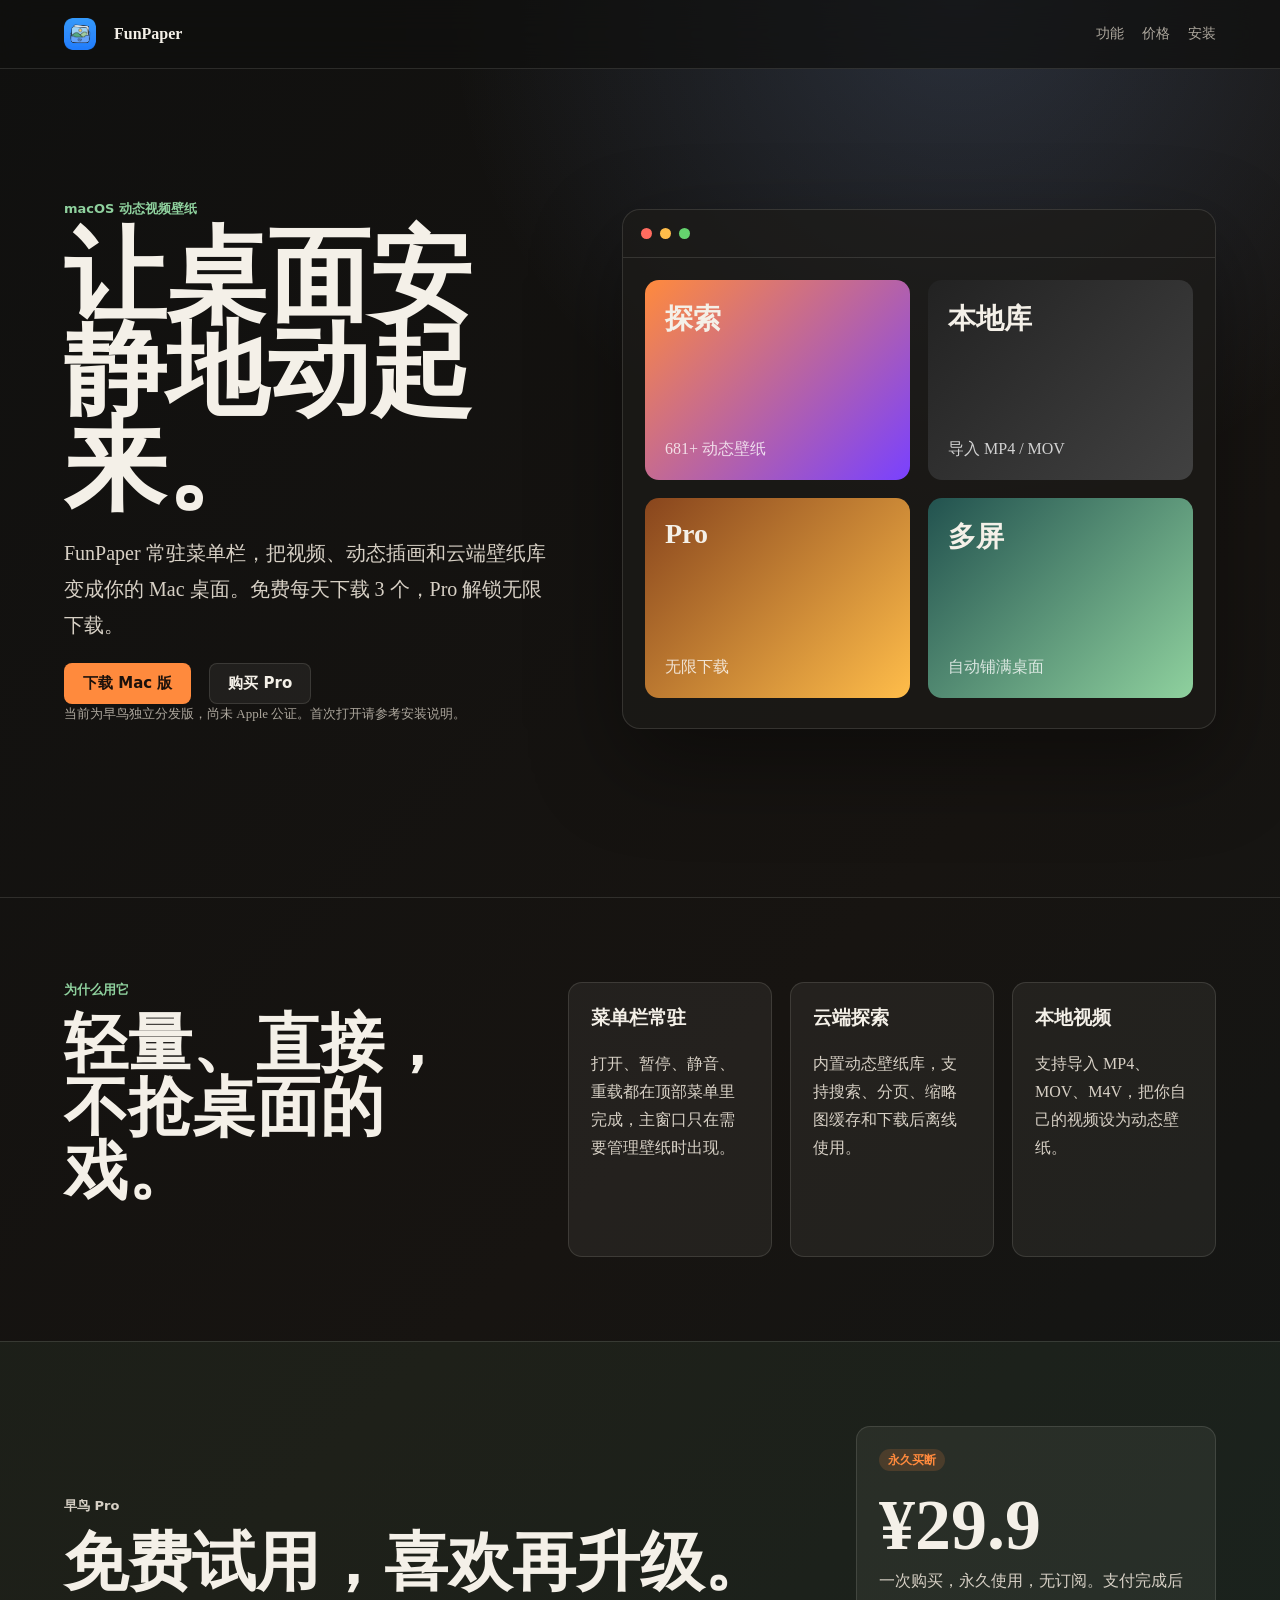
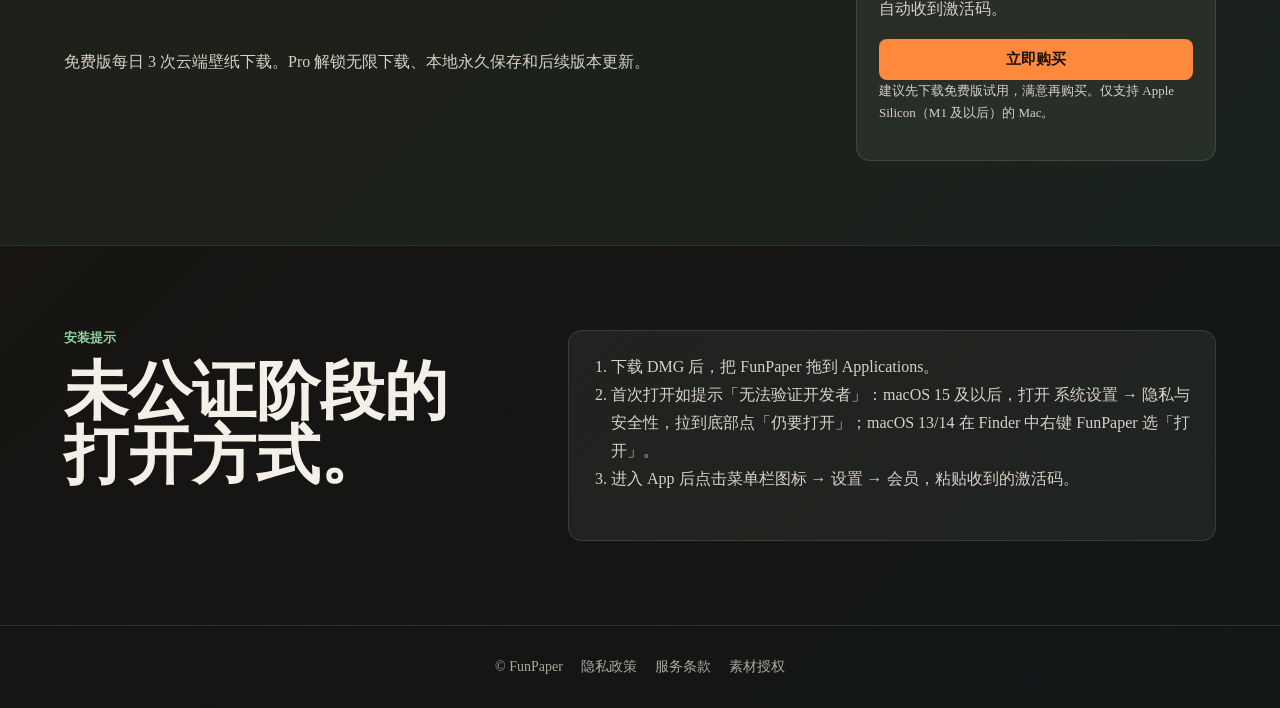
<file: index.html>
<!doctype html>
<html lang="zh-CN">
<head>
  <meta charset="utf-8">
  <meta name="viewport" content="width=device-width, initial-scale=1">
  <title>FunPaper - macOS 动态视频壁纸</title>
  <meta name="description" content="FunPaper 是一款 macOS 菜单栏动态视频壁纸应用，支持云端壁纸库、本地视频、多屏播放和 Pro 无限下载。">
  <link rel="stylesheet" href="./styles.css">
</head>
<body>
  <header class="site-header">
    <a class="brand" href="#top" aria-label="FunPaper">
      <img src="./assets/logo.png" alt="" class="brand-icon">
      <span>FunPaper</span>
    </a>
    <nav>
      <a href="#features">功能</a>
      <a href="#buy">价格</a>
      <a href="#install">安装</a>
    </nav>
  </header>

  <main id="top">
    <section class="hero">
      <div class="hero-copy">
        <p class="eyebrow">macOS 动态视频壁纸</p>
        <h1>让桌面安静地动起来。</h1>
        <p class="lead">FunPaper 常驻菜单栏，把视频、动态插画和云端壁纸库变成你的 Mac 桌面。免费每天下载 3 个，Pro 解锁无限下载。</p>
        <div class="hero-actions">
          <a class="button primary" href="./download/FunPaper.dmg">下载 Mac 版</a>
          <a class="button ghost" href="#buy">购买 Pro</a>
        </div>
        <p class="note">当前为早鸟独立分发版，尚未 Apple 公证。首次打开请参考安装说明。</p>
      </div>
      <div class="app-preview" aria-label="FunPaper 应用预览">
        <div class="window-bar"><span></span><span></span><span></span></div>
        <div class="preview-grid">
          <div class="preview-card vivid"><strong>探索</strong><span>681+ 动态壁纸</span></div>
          <div class="preview-card dark"><strong>本地库</strong><span>导入 MP4 / MOV</span></div>
          <div class="preview-card warm"><strong>Pro</strong><span>无限下载</span></div>
          <div class="preview-card calm"><strong>多屏</strong><span>自动铺满桌面</span></div>
        </div>
      </div>
    </section>

    <section id="features" class="section">
      <div>
        <p class="eyebrow">为什么用它</p>
        <h2>轻量、直接，不抢桌面的戏。</h2>
      </div>
      <div class="feature-list">
        <article>
          <h3>菜单栏常驻</h3>
          <p>打开、暂停、静音、重载都在顶部菜单里完成，主窗口只在需要管理壁纸时出现。</p>
        </article>
        <article>
          <h3>云端探索</h3>
          <p>内置动态壁纸库，支持搜索、分页、缩略图缓存和下载后离线使用。</p>
        </article>
        <article>
          <h3>本地视频</h3>
          <p>支持导入 MP4、MOV、M4V，把你自己的视频设为动态壁纸。</p>
        </article>
      </div>
    </section>

    <section id="buy" class="pricing">
      <div class="price-copy">
        <p class="eyebrow">早鸟 Pro</p>
        <h2>免费试用，喜欢再升级。</h2>
        <p>免费版每日 3 次云端壁纸下载。Pro 解锁无限下载、本地永久保存和后续版本更新。</p>
      </div>
      <div class="price-card">
        <span class="badge">永久买断</span>
        <strong class="price">¥29.9</strong>
        <p>一次购买，永久使用，无订阅。支付完成后自动收到激活码。</p>
        <a class="button primary wide" href="https://ifdian.net/a/funpapper">立即购买</a>
        <p class="fine-print">建议先下载免费版试用，满意再购买。仅支持 Apple Silicon（M1 及以后）的 Mac。</p>
      </div>
    </section>

    <section id="install" class="section install">
      <div>
        <p class="eyebrow">安装提示</p>
        <h2>未公证阶段的打开方式。</h2>
      </div>
      <ol>
        <li>下载 DMG 后，把 FunPaper 拖到 Applications。</li>
        <li>首次打开如提示「无法验证开发者」：macOS 15 及以后，打开 系统设置 → 隐私与安全性，拉到底部点「仍要打开」；macOS 13/14 在 Finder 中右键 FunPaper 选「打开」。</li>
        <li>进入 App 后点击菜单栏图标 → 设置 → 会员，粘贴收到的激活码。</li>
      </ol>
    </section>
  </main>

  <footer>
    <span>© FunPaper</span>
    <a href="./privacy.html">隐私政策</a>
    <a href="./terms.html">服务条款</a>
    <a href="./licenses.html">素材授权</a>
  </footer>
</body>
</html>
</file>
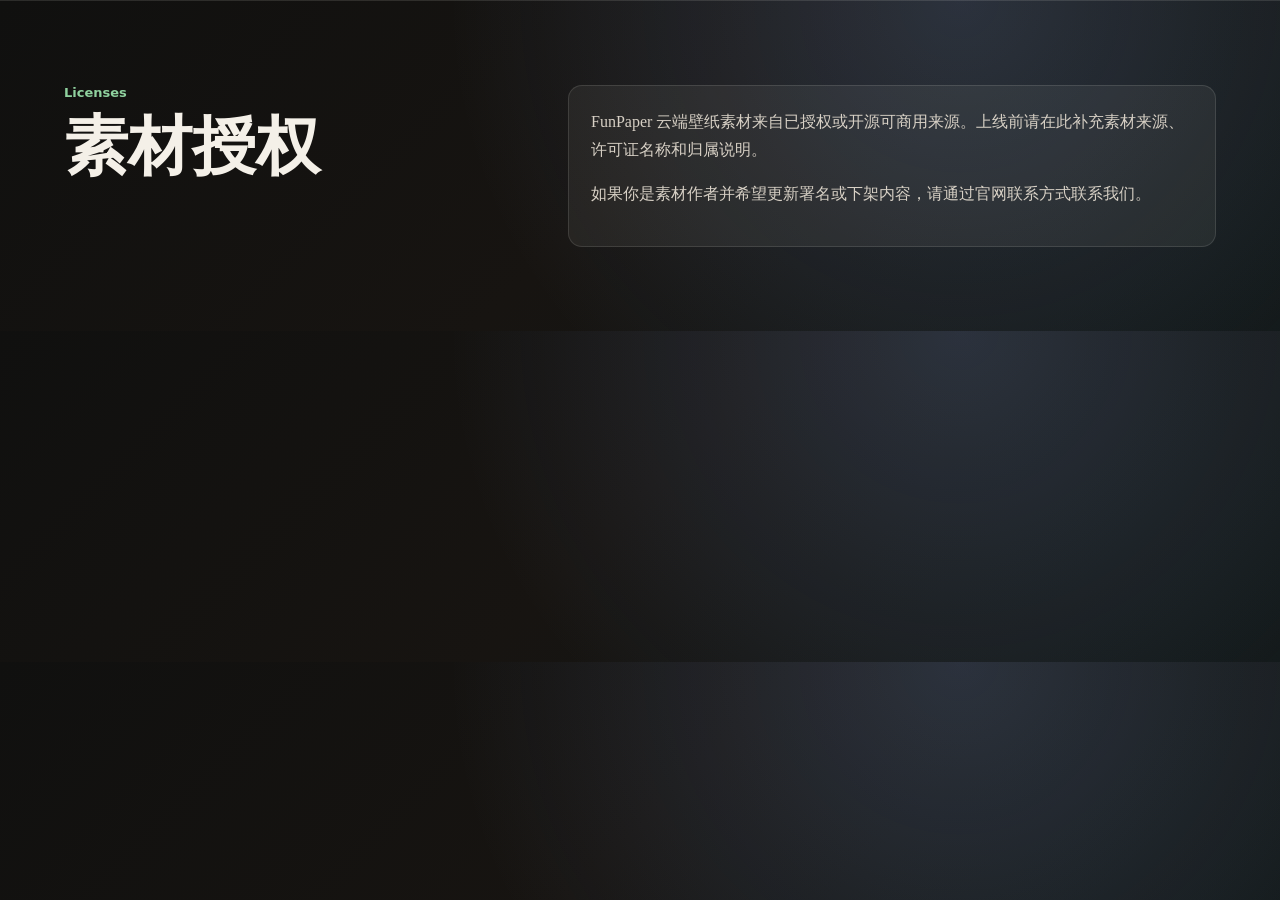
<file: licenses.html>
<!doctype html>
<html lang="zh-CN">
<head>
  <meta charset="utf-8">
  <meta name="viewport" content="width=device-width, initial-scale=1">
  <title>素材授权 - FunPaper</title>
  <link rel="stylesheet" href="./styles.css">
</head>
<body>
  <main class="section">
    <div>
      <p class="eyebrow">Licenses</p>
      <h2>素材授权</h2>
    </div>
    <article>
      <p>FunPaper 云端壁纸素材来自已授权或开源可商用来源。上线前请在此补充素材来源、许可证名称和归属说明。</p>
      <p>如果你是素材作者并希望更新署名或下架内容，请通过官网联系方式联系我们。</p>
    </article>
  </main>
</body>
</html>
</file>
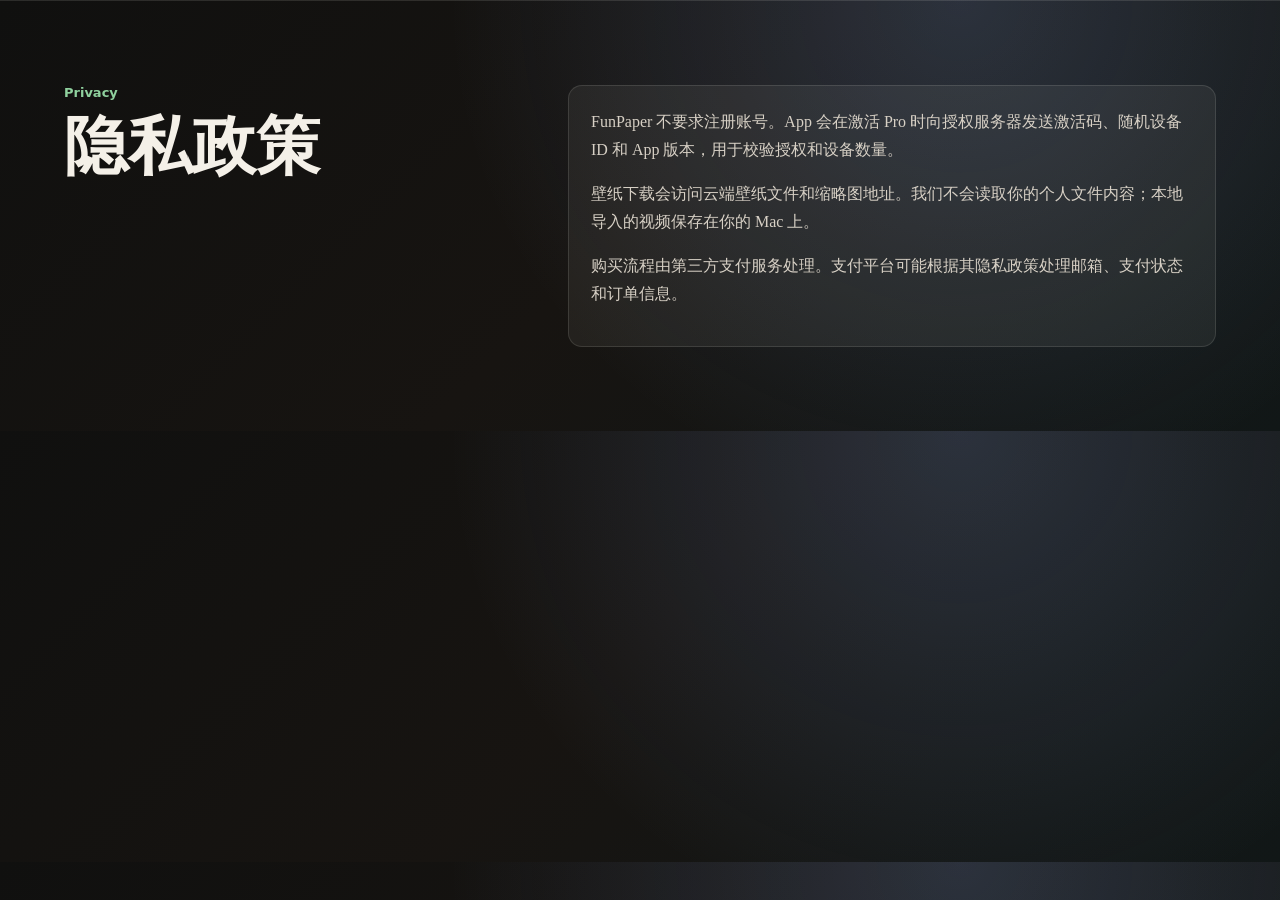
<file: privacy.html>
<!doctype html>
<html lang="zh-CN">
<head>
  <meta charset="utf-8">
  <meta name="viewport" content="width=device-width, initial-scale=1">
  <title>隐私政策 - FunPaper</title>
  <link rel="stylesheet" href="./styles.css">
</head>
<body>
  <main class="section">
    <div>
      <p class="eyebrow">Privacy</p>
      <h2>隐私政策</h2>
    </div>
    <article>
      <p>FunPaper 不要求注册账号。App 会在激活 Pro 时向授权服务器发送激活码、随机设备 ID 和 App 版本，用于校验授权和设备数量。</p>
      <p>壁纸下载会访问云端壁纸文件和缩略图地址。我们不会读取你的个人文件内容；本地导入的视频保存在你的 Mac 上。</p>
      <p>购买流程由第三方支付服务处理。支付平台可能根据其隐私政策处理邮箱、支付状态和订单信息。</p>
    </article>
  </main>
</body>
</html>
</file>
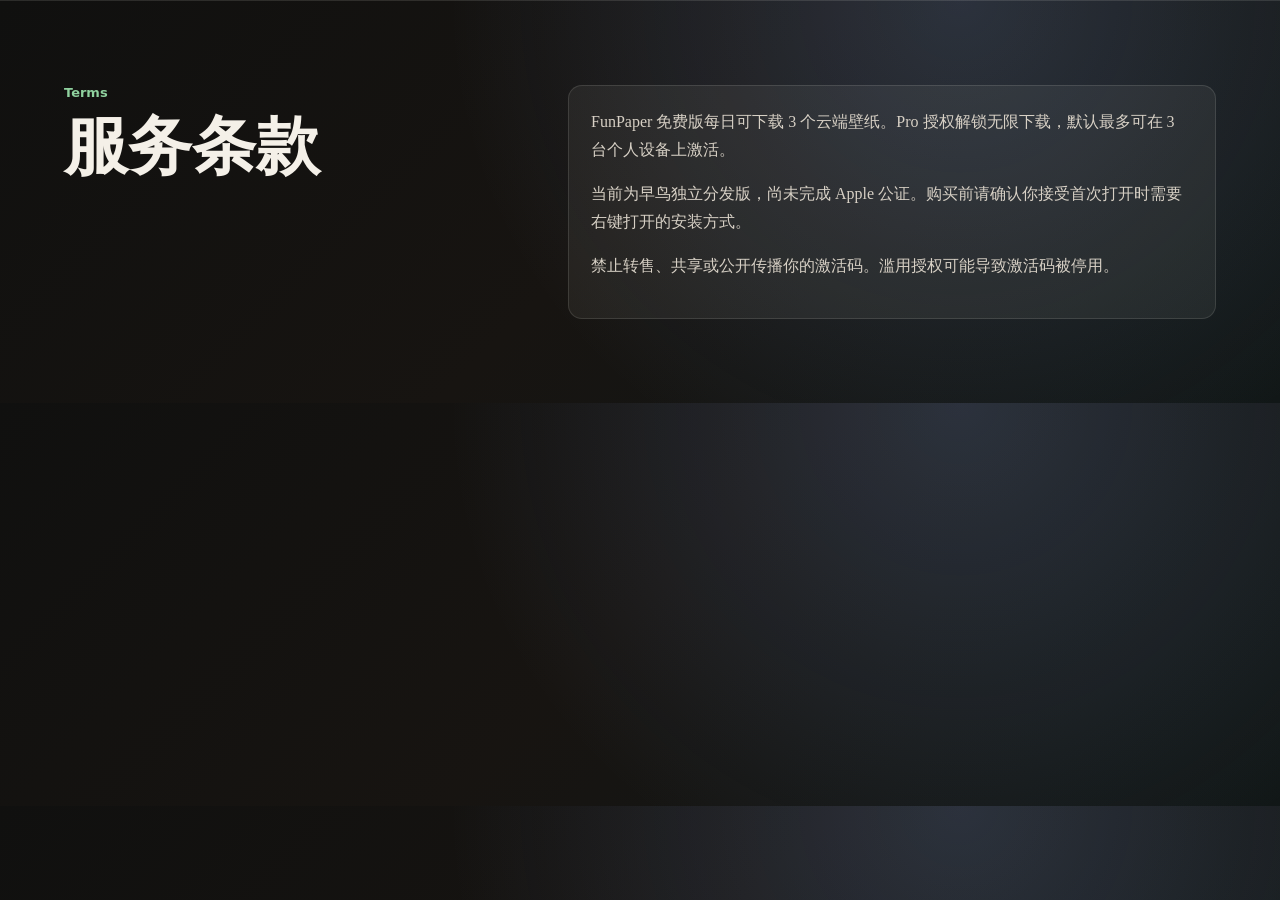
<file: terms.html>
<!doctype html>
<html lang="zh-CN">
<head>
  <meta charset="utf-8">
  <meta name="viewport" content="width=device-width, initial-scale=1">
  <title>服务条款 - FunPaper</title>
  <link rel="stylesheet" href="./styles.css">
</head>
<body>
  <main class="section">
    <div>
      <p class="eyebrow">Terms</p>
      <h2>服务条款</h2>
    </div>
    <article>
      <p>FunPaper 免费版每日可下载 3 个云端壁纸。Pro 授权解锁无限下载，默认最多可在 3 台个人设备上激活。</p>
      <p>当前为早鸟独立分发版，尚未完成 Apple 公证。购买前请确认你接受首次打开时需要右键打开的安装方式。</p>
      <p>禁止转售、共享或公开传播你的激活码。滥用授权可能导致激活码被停用。</p>
    </article>
  </main>
</body>
</html>
</file>
<file: styles.css>
:root {
  color-scheme: dark;
  --ink: #f4f0e8;
  --muted: #ada79d;
  --bg: #10100f;
  --panel: #1d1b18;
  --line: rgba(244, 240, 232, 0.12);
  --orange: #ff8a3d;
  --green: #8fd19e;
  --blue: #8fb7ff;
}

* { box-sizing: border-box; }
html { scroll-behavior: smooth; }

body {
  margin: 0;
  background:
    radial-gradient(circle at 75% 0%, rgba(143, 183, 255, 0.18), transparent 32rem),
    linear-gradient(135deg, #10100f 0%, #171411 50%, #111717 100%);
  color: var(--ink);
  font-family: ui-serif, "Songti SC", "Noto Serif SC", Georgia, serif;
}

a { color: inherit; text-decoration: none; }

.site-header {
  position: sticky;
  top: 0;
  z-index: 10;
  display: flex;
  align-items: center;
  justify-content: space-between;
  padding: 18px clamp(22px, 5vw, 72px);
  background: rgba(16, 16, 15, 0.72);
  backdrop-filter: blur(18px);
  border-bottom: 1px solid var(--line);
}

.brand, nav, .hero-actions, footer {
  display: flex;
  align-items: center;
  gap: 18px;
}

.brand { font-weight: 800; letter-spacing: 0; }
.brand-icon { width: 32px; height: 32px; border-radius: 8px; }
nav a, footer a, footer span { color: var(--muted); font-size: 14px; }

.hero {
  min-height: calc(100vh - 72px);
  display: grid;
  grid-template-columns: minmax(0, 0.9fr) minmax(360px, 1.1fr);
  gap: clamp(28px, 6vw, 72px);
  align-items: center;
  padding: 58px clamp(22px, 5vw, 72px) 86px;
}

.eyebrow {
  margin: 0 0 14px;
  color: var(--green);
  font: 700 13px/1.2 ui-sans-serif, system-ui, sans-serif;
  letter-spacing: 0;
}

h1, h2, h3, p { margin-top: 0; }

h1 {
  margin-bottom: 22px;
  max-width: 760px;
  font-size: clamp(54px, 8vw, 116px);
  line-height: 0.92;
  letter-spacing: 0;
}

h2 {
  font-size: clamp(34px, 5vw, 64px);
  line-height: 1;
  letter-spacing: 0;
}

.lead {
  max-width: 640px;
  color: #d7d0c5;
  font-size: 20px;
  line-height: 1.8;
}

.button {
  border: 1px solid var(--line);
  border-radius: 8px;
  padding: 12px 18px;
  font: 800 15px/1 ui-sans-serif, system-ui, sans-serif;
}

.button.primary {
  border-color: transparent;
  background: var(--orange);
  color: #1c110b;
}

.button.ghost { background: rgba(244, 240, 232, 0.06); }
.button.wide { display: block; text-align: center; width: 100%; }
.note, .fine-print { color: var(--muted); font-size: 13px; line-height: 1.6; }

.app-preview {
  min-height: 520px;
  border: 1px solid var(--line);
  border-radius: 18px;
  background: rgba(29, 27, 24, 0.72);
  box-shadow: 0 34px 90px rgba(0, 0, 0, 0.38);
  overflow: hidden;
}

.window-bar {
  height: 48px;
  display: flex;
  align-items: center;
  gap: 8px;
  padding-left: 18px;
  border-bottom: 1px solid var(--line);
}

.window-bar span {
  width: 11px;
  height: 11px;
  border-radius: 99px;
  background: var(--muted);
}

.window-bar span:nth-child(1) { background: #ff6b5f; }
.window-bar span:nth-child(2) { background: #ffbd4a; }
.window-bar span:nth-child(3) { background: #65d36e; }

.preview-grid {
  display: grid;
  grid-template-columns: 1fr 1fr;
  gap: 18px;
  padding: 22px;
}

.preview-card {
  min-height: 200px;
  padding: 20px;
  border-radius: 14px;
  display: flex;
  flex-direction: column;
  justify-content: space-between;
  background: #222;
}

.preview-card strong { font-size: 28px; }
.preview-card span { color: rgba(255, 255, 255, 0.78); }
.preview-card.vivid { background: linear-gradient(135deg, #ff8a3d, #7941ff); }
.preview-card.dark { background: linear-gradient(135deg, #222, #414141); }
.preview-card.warm { background: linear-gradient(135deg, #88451d, #ffbd4a); }
.preview-card.calm { background: linear-gradient(135deg, #22524f, #8fd19e); }

.section, .pricing {
  padding: 84px clamp(22px, 5vw, 72px);
  border-top: 1px solid var(--line);
}

.section {
  display: grid;
  grid-template-columns: 0.8fr 1.2fr;
  gap: clamp(28px, 6vw, 72px);
}

.feature-list {
  display: grid;
  grid-template-columns: repeat(3, 1fr);
  gap: 18px;
}

article, .price-card, .install ol {
  background: rgba(244, 240, 232, 0.06);
  border: 1px solid var(--line);
  border-radius: 14px;
  padding: 22px;
}

article p, .price-copy p, .price-card p, li {
  color: #d7d0c5;
  line-height: 1.75;
}

.pricing {
  display: grid;
  grid-template-columns: 1fr 360px;
  gap: clamp(28px, 6vw, 72px);
  align-items: center;
  background: rgba(143, 209, 158, 0.06);
}

.badge {
  display: inline-block;
  padding: 5px 9px;
  border-radius: 999px;
  background: rgba(255, 138, 61, 0.16);
  color: var(--orange);
  font: 800 12px/1 ui-sans-serif, system-ui, sans-serif;
}

.price {
  display: block;
  margin: 18px 0 6px;
  font-size: 72px;
  line-height: 1;
}

.install ol {
  margin: 0;
  padding-left: 42px;
}

footer {
  justify-content: center;
  padding: 32px;
  border-top: 1px solid var(--line);
}

@media (max-width: 860px) {
  nav { display: none; }
  .hero, .section, .pricing {
    grid-template-columns: 1fr;
  }
  .app-preview { min-height: auto; }
  .preview-grid, .feature-list {
    grid-template-columns: 1fr;
  }
  h1 { font-size: 58px; }
}
</file>
